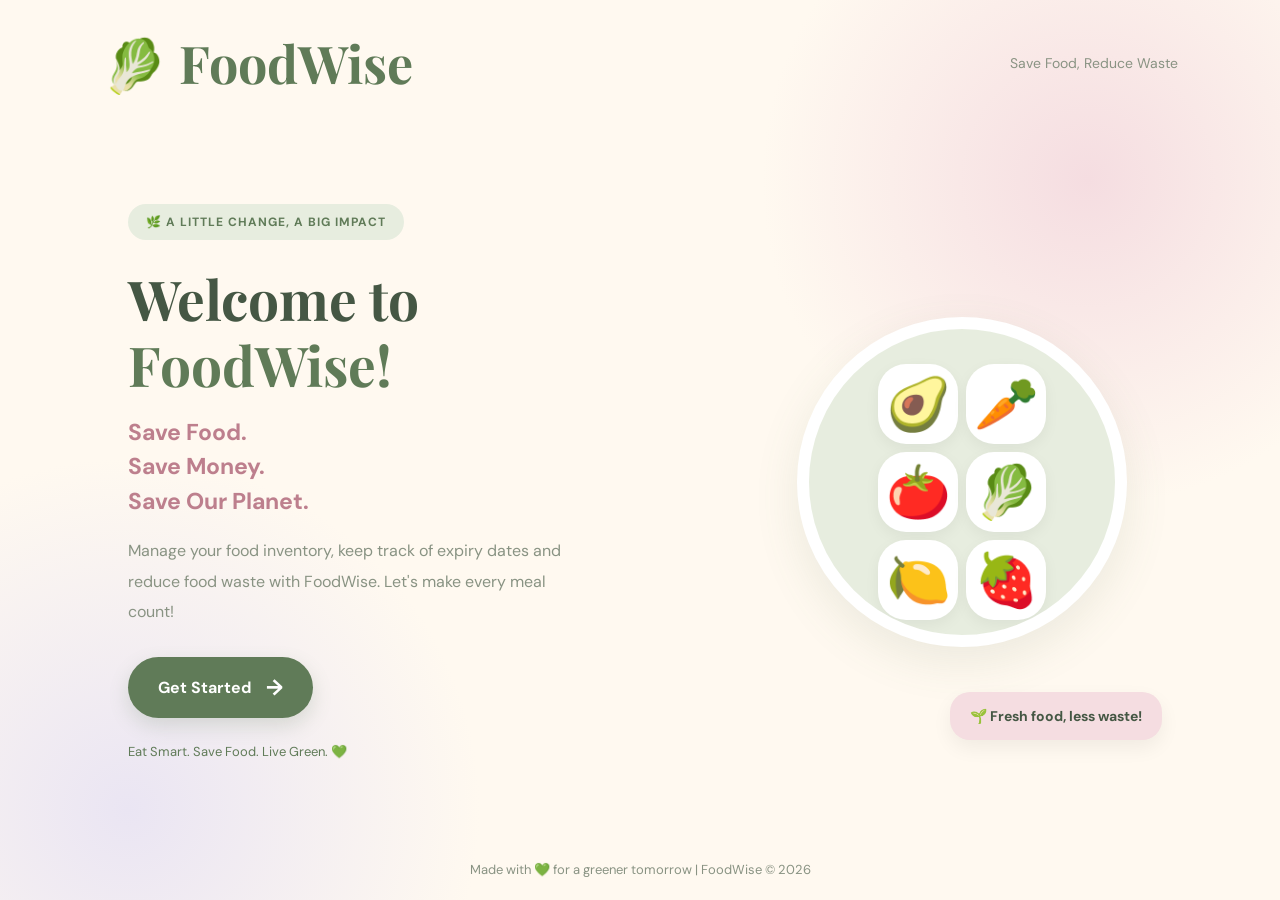
<file: welcome.html>
<!DOCTYPE html>
<html lang="en">
<head>
    <meta charset="UTF-8">
    <meta name="viewport" content="width=device-width, initial-scale=1.0">

    <title>Welcome to FoodWise 🌱</title>

    <link rel="stylesheet" href="./css/welcome.css">
    <link rel="manifest" href="./manifest.json">
<meta name="theme-color" content="#9CAF88">
</head>

<body>

    <div class="welcome-container">

        <nav class="welcome-nav">
            <h2>🥬 FoodWise</h2>
            <span>Save Food, Reduce Waste</span>
        </nav>

        <main class="welcome-content">

            <div class="welcome-text">

                <p class="small-heading">
                    🌿 A LITTLE CHANGE, A BIG IMPACT
                </p>

                <h1>
                    Welcome to <span>FoodWise!</span>
                </h1>

                <h2>
                    Save Food.<br>
                    Save Money.<br>
                    Save Our Planet.
                </h2>

                <p class="description">
                    Manage your food inventory, keep track of
                    expiry dates and reduce food waste with
                    FoodWise. Let's make every meal count!
                </p>

                <a href="login.html" class="get-started">
                    Get Started <span>→</span>
                </a>

                <p class="bottom-text">
                    Eat Smart. Save Food. Live Green. 💚
                </p>

            </div>

            <div class="welcome-illustration">
                <div class="illustration-circle">
                    <span class="food-emoji">🥑</span>
                    <span class="food-emoji">🥕</span>
                    <span class="food-emoji">🍅</span>
                    <span class="food-emoji">🥬</span>
                    <span class="food-emoji">🍋</span>
                    <span class="food-emoji">🍓</span>
                </div>

                <div class="floating-note">
                    🌱 Fresh food, less waste!
                </div>
            </div>

        </main>

        <footer class="welcome-footer">
            Made with 💚 for a greener tomorrow | FoodWise © 2026
        </footer>

    </div>
<script src="./js/pwa.js"></script>
</body>
</html>
</file>
<file: css/welcome.css>
@import url('https://fonts.googleapis.com/css2?family=DM+Sans:wght@400;500;600;700;800&family=Playfair+Display:wght@600;700;800&display=swap');

:root {
    --sage: #9CAF88;
    --dark-sage: #607B58;
    --light-sage: #E7EDDF;
    --cream: #FFF9F0;
    --pink: #F5DDE1;
    --dark-pink: #BD7F8D;
    --lavender: #EAE5F3;
    --text: #455744;
    --muted: #899383;
}

* {
    margin: 0;
    padding: 0;
    box-sizing: border-box;
}

body {
    font-family: 'DM Sans', sans-serif;
    background: var(--cream);
    color: var(--text);
    min-height: 100vh;
}

.welcome-container {
    min-height: 100vh;
    display: flex;
    flex-direction: column;
    overflow: hidden;
    background:
        radial-gradient(circle at 85% 20%, #F5DDE1 0%, transparent 25%),
        radial-gradient(circle at 10% 90%, #EAE5F3 0%, transparent 25%),
        var(--cream);
}

/* Navigation */

.welcome-nav {
    display: flex;
    justify-content: space-between;
    align-items: center;
    padding: 28px 8%;
}

.welcome-nav h2 {
    font-family: 'Playfair Display', serif;
    font-size: 52px;
    color: var(--dark-sage);
}

.welcome-nav span {
    color: var(--muted);
    font-size: 14px;
}

/* Main section */

.welcome-content {
    flex: 1;
    display: flex;
    align-items: center;
    justify-content: space-between;
    gap: 50px;
    padding: 50px 10%;
}

.welcome-text {
    max-width: 550px;
}

.small-heading {
    display: inline-block;
    background: var(--light-sage);
    color: var(--dark-sage);
    padding: 10px 18px;
    border-radius: 30px;
    font-size: 12px;
    font-weight: 700;
    letter-spacing: 1px;
    margin-bottom: 25px;
}

.welcome-text h1 {
    font-family: 'Playfair Display', serif;
    font-size: clamp(36px, 5vw, 55px);
    margin-bottom: 18px;
    line-height: 1.2;
}

.welcome-text h1 span {
    color: var(--dark-sage);
}

.welcome-text h2 {
    font-size: 23px;
    line-height: 1.5;
    color: var(--dark-pink);
    margin-bottom: 18px;
}

.description {
    color: var(--muted);
    font-size: 16px;
    line-height: 1.9;
    max-width: 460px;
    margin-bottom: 30px;
}

/* Get Started button */

.get-started {
    display: inline-flex;
    align-items: center;
    gap: 15px;
    background: var(--dark-sage);
    color: white;
    text-decoration: none;
    padding: 16px 30px;
    border-radius: 35px;
    font-weight: 700;
    font-size: 16px;
    box-shadow: 0 8px 20px rgba(96, 123, 88, 0.2);
    transition: 0.3s ease;
}

.get-started:hover {
    background: #4E6947;
    transform: translateY(-4px);
    box-shadow: 0 12px 25px rgba(96, 123, 88, 0.25);
}

.get-started span {
    font-size: 22px;
}

.bottom-text {
    color: var(--dark-sage);
    font-size: 13px;
    margin-top: 25px;
}

/* Food illustration */

.welcome-illustration {
    position: relative;
    width: 380px;
    height: 380px;
    flex-shrink: 0;
    display: flex;
    align-items: center;
    justify-content: center;
}

.illustration-circle {
    width: 330px;
    height: 330px;
    border-radius: 50%;
    background: var(--light-sage);
    border: 12px solid white;
    box-shadow: 0 15px 45px rgba(96, 123, 88, 0.12);
    display: flex;
    align-items: center;
    justify-content: center;
    flex-wrap: wrap;
    gap: 8px;
    padding: 35px;
    overflow: hidden;
}


.food-emoji {
    font-size: 52px;
    background: white;
    width: 80px;
    height: 80px;
    border-radius: 28px;
    display: flex;
    align-items: center;
    justify-content: center;
    box-shadow: 0 5px 15px rgba(0, 0, 0, 0.05);
    transition: 0.3s ease;
    flex-shrink: 0;
}

.food-emoji:hover {
    transform: rotate(-8deg) scale(1.1);
}

.floating-note {
    position: absolute;
    top: calc(100% + 20px);
    right: -10px;
    background: var(--pink);
    color: var(--text);
    padding: 15px 20px;
    border-radius: 20px;
    font-size: 14px;
    font-weight: 700;
    box-shadow: 0 8px 20px rgba(0, 0, 0, 0.06);
    z-index: 5;
}

/* Footer */

.welcome-footer {
    text-align: center;
    padding: 22px;
    color: var(--muted);
    font-size: 13px;
}

/* Tablet */

@media (max-width: 900px) {
    .welcome-content {
        padding: 40px 7%;
        gap: 20px;
    }

    .welcome-illustration {
        width: 300px;
        height: 300px;
    }

    .illustration-circle {
        width: 320px;
        height: 320px;
        padding: 25px;
    }

    .food-emoji {
        width: 75px;
        height: 75px;
        font-size: 48px;
    }
}

/* Mobile */

@media (max-width: 650px) {
    .welcome-nav {
        padding: 22px 6%;
    }

    .welcome-nav h2 {
        font-size: 23px;
    }

    .welcome-nav span {
        font-size: 11px;
    }

    .welcome-content {
        flex-direction: column;
        text-align: center;
        padding: 35px 7%;
        gap: 35px;
    }

    .welcome-text h1 {
        font-size: 38px;
    }

    .welcome-text h2 {
        font-size: 21px;
    }

    .description {
        font-size: 14px;
    }

    .welcome-illustration {
        width: 270px;
        height: 270px;
    }

    .illustration-circle {
        width: 245px;
        height: 245px;
        padding: 20px;
        gap: 8px;
    }

    .food-emoji {
        width: 68px;
        height: 68px;
        font-size: 42px;
        border-radius: 20px;
    }

    .floating-note {
        position: absolute;
        right: -10px;
        bottom: -100px;
        font-size: 12px;
    }

    .welcome-footer {
        font-size: 11px;
        padding: 18px 10px;
    }
}
</file>
